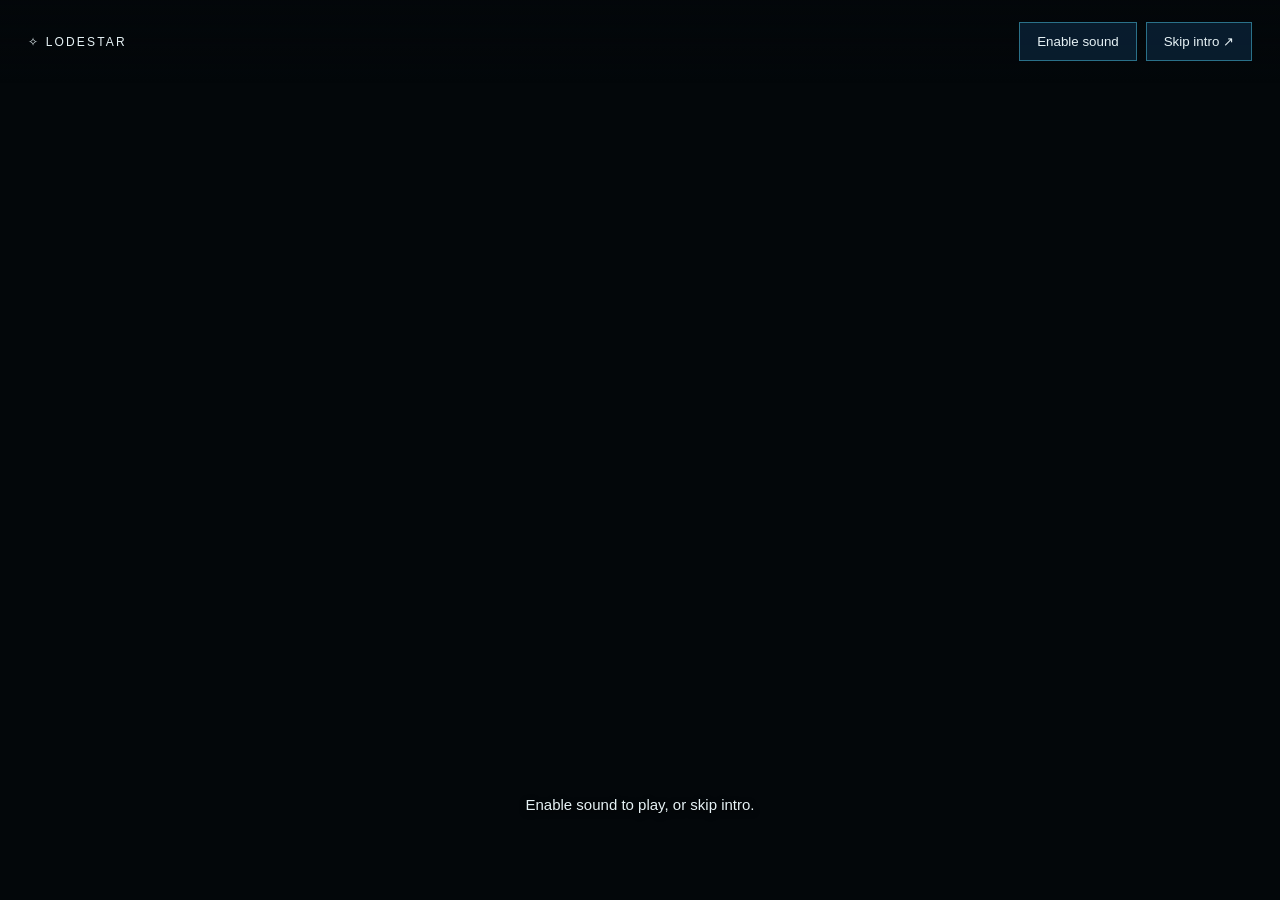
<file: prologue/index.html>
<!doctype html><html lang="en"><head><meta charset="utf-8"><meta name="viewport" content="width=device-width,initial-scale=1"><title>Lodestar · Prologue</title><link rel="stylesheet" href="flow.css"></head><body data-stage="intro">
<video id="film" muted playsinline preload="auto" aria-label="Lodestar cinematic"></video>
<iframe id="tutorial" title="Water-world training" allow="autoplay; fullscreen" aria-hidden="true"></iframe>
<header><span>✧ LODESTAR</span><div><button id="sound">Enable sound</button><button id="skip">Skip intro ↗</button></div></header>
<div id="veil"></div><div id="mediaNotice"><p id="status" role="status" hidden></p><button id="continue" hidden>Continue to mission</button></div>
<section id="checkpoint" hidden><small>PROLOGUE COMPLETE / INTEGRATION CHECKPOINT</small><h1>Ready for the mission.</h1><p>The opening, training and approved exit film have finished. Connect Claude’s Chapter 2 ship entry using <code>flow-config.json</code> or the completion event.</p><p>This checkpoint is a handoff aid, not another story chapter.</p><button onclick="location.reload()">Replay prologue</button></section>
<script type="module" src="flow.mjs?v=8"></script></body></html>
</file>
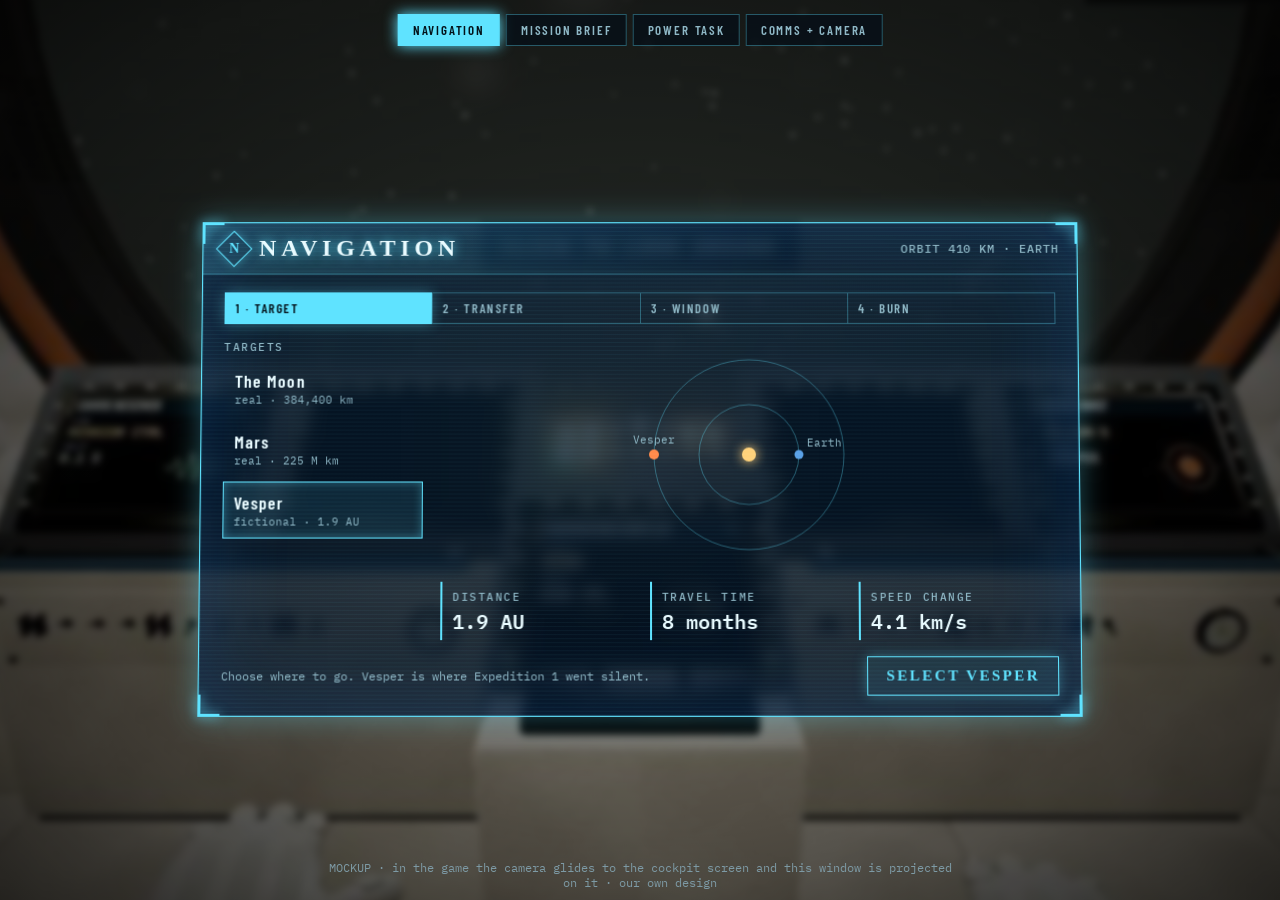
<file: mockups/screens_v3.html>
<!doctype html>
<html lang="en"><head><meta charset="utf-8"><meta name="viewport" content="width=device-width,initial-scale=1">
<title>Lodestar screens v3 (mockup)</title>
<link rel="stylesheet" href="https://fonts.googleapis.com/css2?family=Barlow+Condensed:wght@500;600;700&family=IBM+Plex+Mono:wght@400;500;600&family=IBM+Plex+Sans:wght@400;500;600&display=swap">
<style>
/* "system window" look: a projected holographic panel. Our own design (owner asked for a game-system-window feel). */
:root{--holo:#5fe3ff;--holo2:#2a8cff;--holoDim:rgba(95,227,255,.35);--ink:#e9fbff;--mute:#8fb8c6;--warn:#ffb347;--bad:#ff5a6a;--ok:#6dffb0;
  --glass:rgba(6,22,40,.72);--glass2:rgba(10,40,70,.55)}
*{box-sizing:border-box}
html,body{margin:0;height:100%;background:#03070b;color:var(--ink);font-family:'IBM Plex Sans',sans-serif;overflow:hidden}
#bg{position:fixed;inset:0;background:url(cockpit_bg.jpg) center/cover;filter:blur(3px) brightness(.55) saturate(.8);transform:scale(1.25);transform-origin:50% 62%}
#vign{position:fixed;inset:0;background:radial-gradient(ellipse at 50% 55%,transparent 30%,rgba(0,0,0,.65) 100%)}
.tabs{position:fixed;top:14px;left:50%;transform:translateX(-50%);display:flex;gap:6px;z-index:5}
.tabs button{font:600 13px 'Barlow Condensed';letter-spacing:.14em;color:var(--mute);background:rgba(4,14,24,.7);border:1px solid var(--holoDim);padding:7px 14px;cursor:pointer}
.tabs button.on{color:#03121a;background:var(--holo);box-shadow:0 0 14px var(--holo)}
.note{position:fixed;bottom:10px;left:50%;transform:translateX(-50%);font:12px 'IBM Plex Mono';color:#7d9aa5;z-index:5;text-align:center}

/* the window */
.sys{position:fixed;left:50%;top:52%;width:min(880px,92vw);transform:translate(-50%,-50%) perspective(1400px) rotateX(2deg);
  background:linear-gradient(180deg,var(--glass2),var(--glass));border:1px solid var(--holo);
  box-shadow:0 0 0 1px rgba(95,227,255,.15) inset,0 0 28px rgba(95,227,255,.35),0 0 90px rgba(42,140,255,.18) inset;
  padding:0;backdrop-filter:blur(6px);animation:open .5s cubic-bezier(.2,.9,.3,1) both;display:none}
.sys.on{display:block}
@keyframes open{0%{opacity:0;clip-path:inset(49% 0 49% 0)}60%{opacity:1;clip-path:inset(0 0 0 0)}100%{opacity:1}}
.sys::before{content:"";position:absolute;inset:0;pointer-events:none;background:repeating-linear-gradient(0deg,rgba(95,227,255,.05) 0 1px,transparent 1px 4px);mix-blend-mode:screen}
.sys::after{content:"";position:absolute;inset:-1px;pointer-events:none;
  background:linear-gradient(var(--holo),var(--holo)) top left/22px 3px,linear-gradient(var(--holo),var(--holo)) top left/3px 22px,
  linear-gradient(var(--holo),var(--holo)) top right/22px 3px,linear-gradient(var(--holo),var(--holo)) top right/3px 22px,
  linear-gradient(var(--holo),var(--holo)) bottom left/22px 3px,linear-gradient(var(--holo),var(--holo)) bottom left/3px 22px,
  linear-gradient(var(--holo),var(--holo)) bottom right/22px 3px,linear-gradient(var(--holo),var(--holo)) bottom right/3px 22px;background-repeat:no-repeat;filter:drop-shadow(0 0 6px var(--holo))}
.hd{display:flex;align-items:center;gap:12px;padding:12px 18px;border-bottom:1px solid var(--holoDim);background:linear-gradient(90deg,rgba(95,227,255,.16),transparent 70%)}
.hd .ic{width:26px;height:26px;border:1.5px solid var(--holo);display:grid;place-items:center;font:700 14px 'Barlow Condensed';color:var(--holo);box-shadow:0 0 10px var(--holoDim);transform:rotate(45deg)}
.hd .ic b{transform:rotate(-45deg)}
.hd h2{margin:0;font:700 24px 'Barlow Condensed';letter-spacing:.2em;text-shadow:0 0 12px var(--holo)}
.hd .sub{margin-left:auto;font:500 12px 'IBM Plex Mono';color:var(--mute);letter-spacing:.08em}
.bd{padding:18px 22px 20px}
.k{font:500 11px 'IBM Plex Mono';letter-spacing:.14em;color:var(--mute);text-transform:uppercase}
.glow{color:var(--holo);text-shadow:0 0 10px var(--holo)}
.btn{font:700 15px 'Barlow Condensed';letter-spacing:.16em;color:var(--holo);background:rgba(95,227,255,.08);border:1px solid var(--holo);padding:10px 18px;cursor:pointer;box-shadow:0 0 12px var(--holoDim)}
.btn:hover{background:rgba(95,227,255,.2)}.btn[disabled]{opacity:.35;cursor:default;box-shadow:none}
.btn.warn{color:var(--warn);border-color:var(--warn)}
.foot{display:flex;justify-content:space-between;align-items:center;margin-top:16px;gap:12px}
.hint{font:12px 'IBM Plex Mono';color:var(--mute)}

/* nav */
.steps{display:flex;gap:0;margin-bottom:16px}
.steps div{flex:1;font:600 13px 'Barlow Condensed';letter-spacing:.12em;color:var(--mute);padding:7px 10px;border:1px solid var(--holoDim);border-right:none;position:relative}
.steps div:last-child{border-right:1px solid var(--holoDim)}
.steps div.on{color:#03121a;background:var(--holo);box-shadow:0 0 14px var(--holoDim)}
.steps div.done{color:var(--ok)}
.navg{display:grid;grid-template-columns:200px 1fr;gap:18px}
.tg{display:block;width:100%;text-align:left;background:none;border:1px solid transparent;color:var(--ink);padding:9px 10px;cursor:pointer;margin-bottom:4px}
.tg b{font:600 18px 'Barlow Condensed';letter-spacing:.06em;display:block}.tg span{font:11px 'IBM Plex Mono';color:var(--mute)}
.tg.on{border-color:var(--holo);background:rgba(95,227,255,.1);box-shadow:0 0 10px var(--holoDim) inset}
svg text{font:11px 'IBM Plex Mono';fill:var(--mute)}
.stats{display:grid;grid-template-columns:repeat(3,1fr);gap:10px;margin-top:8px}
.stats div{border-left:2px solid var(--holo);padding:3px 10px}.stats b{display:block;font:600 20px 'IBM Plex Mono'}
.bar{height:8px;border:1px solid var(--holoDim);margin-top:6px;position:relative;overflow:hidden}.bar i{position:absolute;inset:0 auto 0 0;background:var(--holo);box-shadow:0 0 10px var(--holo)}

/* brief */
.slide{display:grid;grid-template-columns:1.1fr 1fr;gap:22px;min-height:290px}
.slide h3{margin:4px 0 10px;font:700 34px 'Barlow Condensed';letter-spacing:.06em;text-shadow:0 0 14px var(--holoDim)}
.slide p{margin:0 0 10px;font-size:15px;line-height:1.55;color:#cfe9f1}
.pic{border:1px solid var(--holoDim);background:radial-gradient(circle at 50% 50%,rgba(95,227,255,.08),transparent 70%);display:grid;place-items:center;position:relative}
.voice{display:flex;align-items:center;gap:10px;font:12px 'IBM Plex Mono';color:var(--mute)}
.wave{display:flex;gap:3px;align-items:center;height:18px}.wave i{width:3px;background:var(--holo);box-shadow:0 0 6px var(--holo);animation:w 1s infinite ease-in-out}
@keyframes w{0%,100%{height:4px}50%{height:18px}}
.dots{display:flex;gap:6px}.dots i{width:22px;height:4px;background:var(--holoDim)}.dots i.on{background:var(--holo);box-shadow:0 0 8px var(--holo)}

/* power task */
.pw{display:grid;grid-template-columns:1fr 210px;gap:20px}
.board{position:relative;height:320px;border:1px solid var(--holoDim);background:rgba(0,10,20,.35)}
.board svg{position:absolute;inset:0;width:100%;height:100%;pointer-events:none}
.term{position:absolute;width:150px;display:flex;align-items:center;gap:8px;font:600 15px 'Barlow Condensed';letter-spacing:.06em;user-select:none}
.term.l{left:12px}.term.r{right:12px;flex-direction:row-reverse;text-align:right}
.plug{width:22px;height:22px;border:2px solid currentColor;border-radius:50%;cursor:grab;box-shadow:0 0 10px currentColor;background:rgba(0,0,0,.4);flex:none}
.term small{display:block;font:11px 'IBM Plex Mono';color:var(--mute);letter-spacing:0}
.meter{border:1px solid var(--holoDim);padding:12px}
.big{font:600 34px 'IBM Plex Mono';margin:4px 0}
.vbar{height:180px;width:38px;border:1px solid var(--holoDim);position:relative;margin:8px auto}
.vbar i{position:absolute;left:2px;right:2px;bottom:2px;background:var(--ok);box-shadow:0 0 12px var(--ok);transition:height .25s,background .25s}
.vbar .lim{position:absolute;left:-8px;right:-8px;border-top:2px dashed var(--warn)}
.lever{margin-top:12px;width:100%}
.msg{min-height:20px;font:13px 'IBM Plex Mono';margin-top:10px}
.spark{animation:sp .4s}@keyframes sp{0%,100%{filter:none}30%{filter:brightness(2.5) hue-rotate(-40deg)}}

/* comms + camera */
.cc{display:grid;grid-template-columns:1fr 1fr;gap:18px}
.log div{padding:8px 0;border-bottom:1px solid rgba(95,227,255,.12);font-size:14px;color:#cfe9f1}
.log b{font:600 12px 'IBM Plex Mono';color:var(--holo);margin-right:8px}
.frag{margin-top:10px;font:13px 'IBM Plex Mono';color:var(--warn);text-shadow:0 0 8px rgba(255,179,71,.5)}
.cam{position:relative;height:250px;border:1px solid var(--holoDim);overflow:hidden;background:#000}
.cam canvas{width:100%;height:100%;display:block}
.cam .os{position:absolute;inset:8px;font:11px 'IBM Plex Mono';color:var(--holo);display:flex;flex-direction:column;justify-content:space-between;pointer-events:none}
@media (max-width:700px){.navg,.slide,.pw,.cc{grid-template-columns:1fr}.board{height:300px}}
</style></head><body>
<div id="bg"></div><div id="vign"></div>
<div class="tabs"><button data-t="nav" class="on">NAVIGATION</button><button data-t="brief">MISSION BRIEF</button><button data-t="power">POWER TASK</button><button data-t="cc">COMMS + CAMERA</button></div>

<!-- NAVIGATION: step-by-step burn -->
<section class="sys on" id="nav"><div class="hd"><div class="ic"><b>N</b></div><h2>NAVIGATION</h2><span class="sub">ORBIT 410 KM · EARTH</span></div>
<div class="bd">
  <div class="steps" id="nsteps"><div>1 · TARGET</div><div>2 · TRANSFER</div><div>3 · WINDOW</div><div>4 · BURN</div></div>
  <div class="navg">
    <div id="tlist"></div>
    <div><svg id="orb" viewBox="-170 -115 340 230" width="100%" height="230"></svg>
      <div class="stats" id="nstats"></div></div>
  </div>
  <div class="foot"><span class="hint" id="nhint"></span><button class="btn" id="nbtn"></button></div>
</div></section>

<!-- MISSION BRIEF: voiced slides -->
<section class="sys" id="brief"><div class="hd"><div class="ic"><b>!</b></div><h2>MISSION BRIEF</h2><span class="sub">MISSION CONTROL · VOICE</span></div>
<div class="bd"><div class="slide" id="slide"></div>
  <div class="foot"><div class="voice"><div class="wave"><i style="animation-delay:0s"></i><i style="animation-delay:.15s"></i><i style="animation-delay:.3s"></i><i style="animation-delay:.45s"></i><i style="animation-delay:.6s"></i></div>MISSION CONTROL IS SPEAKING</div>
  <div class="dots" id="dots"></div><div><button class="btn" id="prev">BACK</button> <button class="btn" id="next">NEXT</button></div></div></div></section>

<!-- POWER TASK: hands-on routing -->
<section class="sys" id="power"><div class="hd"><div class="ic"><b>⚡</b></div><h2>POWER ROUTING</h2><span class="sub">SYSTEMS CORRIDOR · MAIN BUS</span></div>
<div class="bd"><div class="pw">
  <div class="board" id="board"><svg id="wires"></svg></div>
  <div class="meter"><div class="k">Load on battery</div><div class="big"><span id="kw">0.0</span><span style="font-size:16px"> / 7.5 KW</span></div>
    <div class="vbar"><div class="lim" style="bottom:calc(7.5/10*100%)"></div><i id="vb" style="height:0"></i></div>
    <button class="btn lever" id="brk" disabled>HOLD TO CLOSE BREAKER</button><div class="bar" style="margin-top:8px"><i id="hold" style="width:0"></i></div></div>
</div><div class="msg" id="pmsg">Drag a cable from each bus output to the system it should power. Watch the load.</div></div></section>

<!-- COMMS + OUTSIDE CAMERA -->
<section class="sys" id="cc"><div class="hd"><div class="ic"><b>≈</b></div><h2>COMMS · CAMERA</h2><span class="sub">LINK DELAY 0.1 S</span></div>
<div class="bd"><div class="cc">
  <div><div class="k">Radio log</div><div class="log">
    <div><b>MISSION CONTROL</b>Lodestar, we read you. Welcome aboard.</div>
    <div><b>MISSION CONTROL</b>Power looks good from here. Report to the cockpit.</div>
    <div><b>LODESTAR</b>Mission bus restored. All rooms powered.</div></div>
    <div class="frag">▲ UNKNOWN SIGNAL · FRAGMENT 1 / 8 · "…ves…r orbit… one of u…"</div></div>
  <div><div class="k">Outside camera · aft array</div><div class="cam"><canvas id="camc" width="420" height="250"></canvas>
    <div class="os"><span>CAM 2 · ARRAY B · LIVE</span><span>SUN ANGLE 34° · OUTPUT 9.6 KW</span></div></div></div>
</div></div></section>

<div class="note">MOCKUP · in the game the camera glides to the cockpit screen and this window is projected on it · our own design</div>
<script>
const $=id=>document.getElementById(id);
document.querySelectorAll('.tabs button').forEach(b=>b.onclick=()=>{document.querySelectorAll('.tabs button').forEach(x=>x.classList.toggle('on',x===b));
  document.querySelectorAll('.sys').forEach(s=>{s.classList.remove('on');void s.offsetWidth;s.classList.toggle('on',s.id===b.dataset.t)});});

/* ---- NAV */
const T={moon:{n:'The Moon',k:'real',r:1.25,d:'384,400 km',t:'3 days',dv:'3.1 km/s',w:'every day'},mars:{n:'Mars',k:'real',r:1.52,d:'225 M km',t:'8.5 months',dv:'3.6 km/s',w:'every 26 months'},vesper:{n:'Vesper',k:'fictional',r:1.9,d:'1.9 AU',t:'8 months',dv:'4.1 km/s',w:'opens in 00:42'}};
let N={sel:'vesper',step:0,win:42,burn:0};
function orb(){const D=T[N.sel],R0=50,R1=50*D.r,a=(R0+R1)/2,b=Math.sqrt(R0*R1);let s=`<circle r="7" fill="#ffd27a" style="filter:drop-shadow(0 0 6px #ffd27a)"/><circle r="${R0}" fill="none" stroke="rgba(95,227,255,.35)"/>`;
 if(N.sel!=='moon')s+=`<circle r="${R1}" fill="none" stroke="rgba(95,227,255,.35)"/>`;
 if(N.step>=1&&N.sel!=='moon'){const full=`M ${R0} 0 A ${a} ${b} 0 0 1 ${-R1} 0`;s+=`<path d="${full}" fill="none" stroke="#ffb347" stroke-dasharray="5 5"/>`;
   if(N.step>=3)s+=`<path d="${full}" fill="none" stroke="#5fe3ff" stroke-width="2.5" pathLength="1" stroke-dasharray="${N.burn} 1" style="filter:drop-shadow(0 0 5px #5fe3ff)"/>`;}
 s+=N.sel==='moon'?`<circle cx="${R0}" r="16" fill="none" stroke="rgba(95,227,255,.35)"/><circle cx="${R0+16}" r="3" fill="#ddd"/>`:`<circle cx="${-R1}" r="5" fill="#ff8a4a"/><text x="${-R1}" y="-11" text-anchor="middle">${D.n}</text>`;
 s+=`<circle cx="${R0}" r="4.5" fill="#5aa0e6"/><text x="${R0+8}" y="-8">Earth</text>`;$('orb').innerHTML=s;}
function nav(){const D=T[N.sel];$('nsteps').querySelectorAll('div').forEach((d,i)=>d.className=i<N.step?'done':i===N.step?'on':'');
 $('tlist').innerHTML='<div class="k" style="margin-bottom:6px">Targets</div>'+Object.entries(T).map(([k,v])=>`<button class="tg${k===N.sel?' on':''}" data-k="${k}"><b>${v.n}</b><span>${v.k} · ${v.d}</span></button>`).join('');
 $('tlist').querySelectorAll('.tg').forEach(b=>b.onclick=()=>{if(N.step>1)return;N.sel=b.dataset.k;N.step=0;nav();});
 const st=[[`Distance`,D.d],[`Travel time`,D.t],[`Speed change`,D.dv]];if(N.step>=2)st[2]=['Window',N.win>0?`T-${N.win}s`:'OPEN'];
 $('nstats').innerHTML=st.map(([k,v])=>`<div><span class="k">${k}</span><b class="${k==='Window'&&N.win<=0?'glow':''}">${v}</b></div>`).join('');
 const H=['Choose where to go. Vesper is where Expedition 1 went silent.','A Hohmann transfer: one burn stretches your orbit out to touch the target\'s orbit.',`The planets must line up first. Window ${D.w}.`,'Hold the burn until the stretched orbit reaches the target.'][N.step];
 $('nhint').textContent=H;const btn=$('nbtn');btn.disabled=false;
 btn.textContent=['SELECT '+D.n.toUpperCase(),'PLOT TRANSFER','WAIT FOR WINDOW','BURN'][N.step];if(N.step===2&&N.win>0)btn.disabled=true;if(N.step===3&&N.burn>=1)btn.textContent='COURSE SET ✓';orb();}
$('nbtn').onclick=()=>{if(N.step<2){N.step++;if(N.step===2){const t=setInterval(()=>{N.win-=6;if(N.win<=0){N.win=0;clearInterval(t);N.step=3;}nav();},120);}}
 else if(N.step===3&&N.burn<1){const t=setInterval(()=>{N.burn=Math.min(1,N.burn+.04);nav();if(N.burn>=1)clearInterval(t);},40);}nav();};
nav();

/* ---- BRIEF */
const S=[{h:'Your mission',p:['Fly the Lodestar to Vesper and bring back helium-3: a clean fuel for fusion power on Earth.','It is found in titanium-rich ground, which is what we will survey from orbit.'],g:'planet'},
 {h:'Expedition 1',p:['Four crew went before you. They reached Vesper orbit, and then their signal stopped.','Their records are on the crew laptops. Read them as you go.'],g:'crew'},
 {h:'The route',p:['About eight months on a transfer orbit. The radio delay grows the farther you travel.','You will keep the ship alive the whole way: air, water, power and heat.'],g:'route'},
 {h:'Your role',p:['You are the only crew aboard. We are with you by radio, but out here you decide.','First job: set the course from the navigation screen.'],g:'you'}];
let si=0;function gfx(g){if(g==='planet')return`<svg viewBox="-100 -80 200 160" width="100%" height="230"><circle r="52" fill="#b5532b" opacity=".85"/><path d="M-50 -10 Q0 -30 50 -6" stroke="#d98a5b" stroke-width="6" fill="none"/><path d="M-46 22 Q0 6 48 24" stroke="#8a3d22" stroke-width="5" fill="none"/><circle r="70" fill="none" stroke="#5fe3ff" stroke-dasharray="3 6"/><circle cx="70" r="4" fill="#5fe3ff"/></svg>`;
 if(g==='crew')return`<svg viewBox="0 0 220 175" width="100%" height="230">${[0,1,2,3].map(i=>`<g transform="translate(${30+i*53} 50)"><circle r="16" fill="none" stroke="#5fe3ff"/><path d="M-22 58 Q-22 26 0 26 Q22 26 22 58" fill="none" stroke="#5fe3ff"/><text y="${i%2?92:78}" text-anchor="middle" style="font-size:9px">${['MENSAH','REYES','CASTELLANOS','PARK'][i]}</text></g>`).join('')}<text x="110" y="168" text-anchor="middle" fill="#ffb347">STATUS: NO SIGNAL</text></svg>`;
 if(g==='route')return`<svg viewBox="-110 -80 220 160" width="100%" height="230"><circle r="6" fill="#ffd27a"/><circle r="40" fill="none" stroke="rgba(95,227,255,.35)"/><circle r="76" fill="none" stroke="rgba(95,227,255,.35)"/><path d="M40 0 A58 55 0 0 1 -76 0" fill="none" stroke="#5fe3ff" stroke-width="2"/><circle cx="40" r="4" fill="#5aa0e6"/><circle cx="-76" r="5" fill="#ff8a4a"/><text x="-76" y="-10" text-anchor="middle">Vesper</text><text x="46" y="-6">Earth</text></svg>`;
 return`<svg viewBox="0 0 200 160" width="100%" height="230"><rect x="40" y="30" width="120" height="90" fill="none" stroke="#5fe3ff"/><circle cx="100" cy="68" r="16" fill="none" stroke="#5fe3ff"/><path d="M76 120 Q76 94 100 94 Q124 94 124 120" fill="none" stroke="#5fe3ff"/><text x="100" y="145" text-anchor="middle">CREW: 1 · YOU</text></svg>`;}
function brief(){const s=S[si];$('slide').innerHTML=`<div><div class="k">Slide ${si+1} of ${S.length}</div><h3>${s.h}</h3>${s.p.map(x=>`<p>${x}</p>`).join('')}</div><div class="pic">${gfx(s.g)}</div>`;
 $('dots').innerHTML=S.map((_,i)=>`<i class="${i===si?'on':''}"></i>`).join('');$('prev').disabled=si===0;$('next').textContent=si===S.length-1?'DONE':'NEXT';}
$('prev').onclick=()=>{si=Math.max(0,si-1);brief()};$('next').onclick=()=>{si=Math.min(S.length-1,si+1);brief()};brief();

/* ---- POWER TASK: drag cables from bus outputs to loads; science overloads */
const OUT=[{id:'a',c:'#ff5a6a'},{id:'b',c:'#ffd24a'},{id:'c',c:'#5fe3ff'},{id:'d',c:'#b78cff'}];
const LOAD=[{id:'life',n:'Life support',kw:3.1,c:'#ff5a6a',ess:1},{id:'sci',n:'Science payload',kw:2.4,c:'#7d8b90'},{id:'avion',n:'Avionics + comms',kw:1.8,c:'#5fe3ff'},{id:'prop',n:'Propulsion',kw:.8,c:'#b78cff'},{id:'light',n:'Lighting',kw:1.2,c:'#ffd24a'}];
const link={};let drag=null;const board=$('board');
OUT.forEach((o,i)=>{const d=document.createElement('div');d.className='term l';d.style.top=(30+i*70)+'px';d.innerHTML=`<div class="plug" style="color:${o.c}" data-o="${o.id}"></div><div>BUS ${o.id.toUpperCase()}<small>output</small></div>`;board.appendChild(d);});
LOAD.forEach((l,i)=>{const d=document.createElement('div');d.className='term r';d.style.top=(16+i*60)+'px';d.innerHTML=`<div class="plug" style="color:${l.c}" data-l="${l.id}"></div><div>${l.n}<small>${l.kw.toFixed(1)} kW${l.ess?' · essential':''}</small></div>`;board.appendChild(d);});
const ctr=el=>{const r=el.getBoundingClientRect(),b=board.getBoundingClientRect();return[r.left+r.width/2-b.left,r.top+r.height/2-b.top];};
const cable=(p,q,c)=>{const mx=(p[0]+q[0])/2;return`<path d="M${p[0]} ${p[1]} C${mx} ${p[1]+30},${mx} ${q[1]+30},${q[0]} ${q[1]}" stroke="${c}" stroke-width="5" fill="none" stroke-linecap="round" style="filter:drop-shadow(0 0 5px ${c})"/>`;};
function draw(mouse){let s='';for(const[o,l]of Object.entries(link)){const O=OUT.find(x=>x.id===o);s+=cable(ctr(board.querySelector(`[data-o="${o}"]`)),ctr(board.querySelector(`[data-l="${l}"]`)),O.c);}
 if(drag&&mouse)s+=cable(ctr(board.querySelector(`[data-o="${drag}"]`)),mouse,OUT.find(x=>x.id===drag).c);$('wires').innerHTML=s;
 const kw=Object.values(link).reduce((a,l)=>a+LOAD.find(x=>x.id===l).kw,0);$('kw').textContent=kw.toFixed(1);
 $('vb').style.height=Math.min(100,kw/10*100)+'%';$('vb').style.background=$('vb').style.boxShadow=kw>7.5?'var(--bad)':'var(--ok)';$('vb').style.boxShadow='0 0 12px '+(kw>7.5?'var(--bad)':'var(--ok)');
 const need=['life','avion','light','prop'],ok=need.every(n=>Object.values(link).includes(n))&&kw<=7.5;$('brk').disabled=!ok;return kw;}
board.addEventListener('pointerdown',e=>{const o=e.target.dataset.o;if(!o)return;drag=o;delete link[o];try{board.setPointerCapture(e.pointerId)}catch(_){}draw();});
board.addEventListener('pointermove',e=>{if(!drag)return;const b=board.getBoundingClientRect();draw([e.clientX-b.left,e.clientY-b.top]);});
board.addEventListener('pointerup',e=>{if(!drag)return;const el=document.elementFromPoint(e.clientX,e.clientY),l=el&&el.dataset.l;
 if(l){for(const k in link)if(link[k]===l)delete link[k];link[drag]=l;const kw=draw();
  if(kw>7.5){$('power').classList.remove('spark');void $('power').offsetWidth;$('power').classList.add('spark');$('pmsg').innerHTML=`<span style="color:var(--bad)">OVERLOAD: ${kw.toFixed(1)} kW is more than the 7.5 kW the battery can give. Unplug something non-essential.</span>`;}
  else $('pmsg').textContent=$('brk').disabled?'Good. Keep connecting: life support, avionics, lighting and propulsion all need power.':'All essential systems connected within the limit. Hold the breaker to close it.';}
 drag=null;draw();});
let ht=null,hv=0;const hold=on=>{clearInterval(ht);if(on&&!$('brk').disabled)ht=setInterval(()=>{hv=Math.min(1,hv+.03);$('hold').style.width=hv*100+'%';if(hv>=1){clearInterval(ht);$('pmsg').innerHTML='<span class="glow">MAIN BUS CLOSED · POWER RESTORED · rooms light up from here outward</span>';$('brk').textContent='BREAKER CLOSED ✓';$('brk').disabled=true;}},30);else if(hv<1){hv=0;$('hold').style.width='0';}};
$('brk').onpointerdown=()=>hold(1);$('brk').onpointerup=$('brk').onpointerleave=()=>hold(0);
addEventListener('resize',()=>draw());

/* ---- outside camera: simple procedural feed (solar array + stars) */
const cv=$('camc'),g=cv.getContext('2d');const stars=[...Array(90)].map(()=>[Math.random()*420,Math.random()*250,Math.random()]);let t=0;
(function cam(){t+=.004;g.fillStyle='#01040a';g.fillRect(0,0,420,250);stars.forEach(([x,y,b])=>{g.fillStyle=`rgba(220,240,255,${.3+b*.6})`;g.fillRect((x+t*30)%420,y,1.4,1.4);});
 g.save();g.translate(210,140);g.rotate(Math.sin(t)*.05);g.fillStyle='#8a8f92';g.fillRect(-200,-4,400,8);
 for(let i=-4;i<4;i++){g.fillStyle='#1b2c55';g.fillRect(i*48+4,-60,44,52);g.fillRect(i*48+4,8,44,52);g.strokeStyle='rgba(140,170,220,.35)';for(let k=0;k<4;k++){g.strokeRect(i*48+4,-60+k*13,44,13);g.strokeRect(i*48+4,8+k*13,44,13);}}
 g.restore();g.fillStyle='rgba(255,255,255,.04)';for(let y=0;y<250;y+=3)g.fillRect(0,y,420,1);requestAnimationFrame(cam);})();
</script></body></html>
</file>
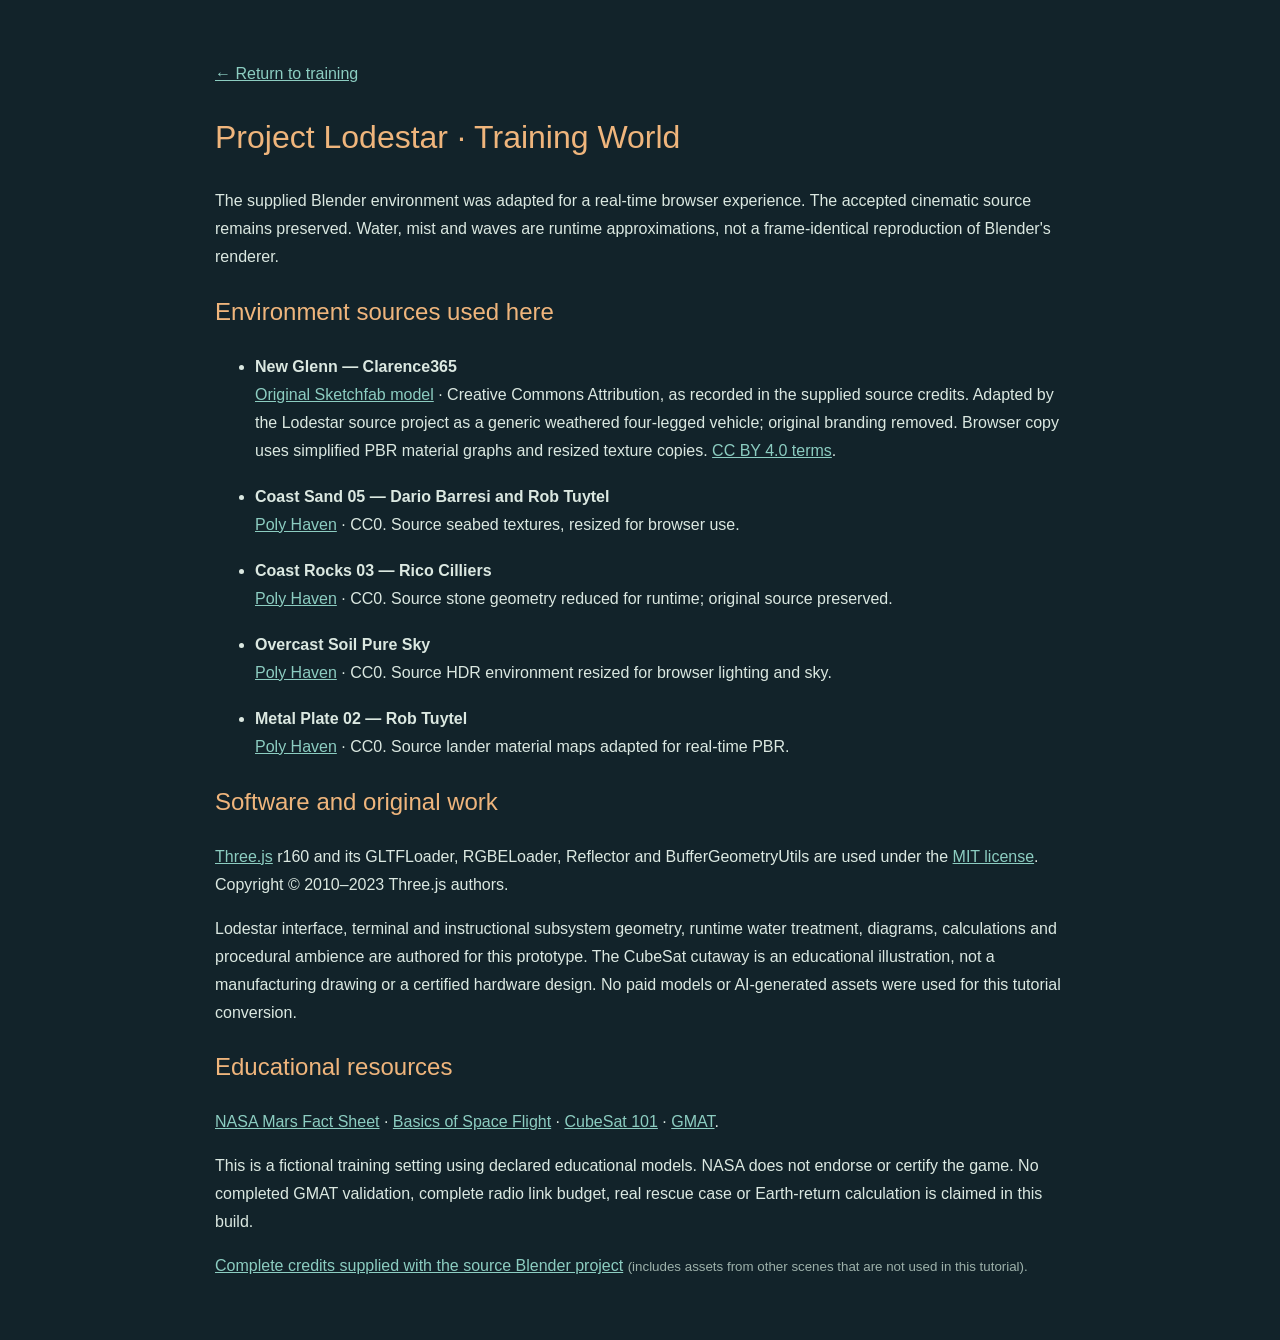
<file: prologue/credits.html>
<!doctype html><html lang="en"><meta charset="utf-8"><meta name="viewport" content="width=device-width,initial-scale=1"><title>Lodestar · Credits</title><style>body{background:#12232a;color:#dbe8e1;font:16px/1.75 'Segoe UI',sans-serif;max-width:850px;margin:60px auto;padding:0 25px}h1,h2{font-weight:400;color:#efb57c}a{color:#8ccdc1}li{margin:18px 0}small{color:#9db1aa}</style><a href="index.html">← Return to training</a><h1>Project Lodestar · Training World</h1><p>The supplied Blender environment was adapted for a real-time browser experience. The accepted cinematic source remains preserved. Water, mist and waves are runtime approximations, not a frame-identical reproduction of Blender's renderer.</p><h2>Environment sources used here</h2><ul><li><b>New Glenn — Clarence365</b><br><a href="https://sketchfab.com/3d-models/60e49f5c126841469b7e5b97517e5271">Original Sketchfab model</a> · Creative Commons Attribution, as recorded in the supplied source credits. Adapted by the Lodestar source project as a generic weathered four-legged vehicle; original branding removed. Browser copy uses simplified PBR material graphs and resized texture copies. <a href="https://creativecommons.org/licenses/by/4.0/">CC BY 4.0 terms</a>.</li><li><b>Coast Sand 05 — Dario Barresi and Rob Tuytel</b><br><a href="https://polyhaven.com/a/coast_sand_05">Poly Haven</a> · CC0. Source seabed textures, resized for browser use.</li><li><b>Coast Rocks 03 — Rico Cilliers</b><br><a href="https://polyhaven.com/a/coast_rocks_03">Poly Haven</a> · CC0. Source stone geometry reduced for runtime; original source preserved.</li><li><b>Overcast Soil Pure Sky</b><br><a href="https://polyhaven.com/a/overcast_soil_puresky">Poly Haven</a> · CC0. Source HDR environment resized for browser lighting and sky.</li><li><b>Metal Plate 02 — Rob Tuytel</b><br><a href="https://polyhaven.com/a/metal_plate_02">Poly Haven</a> · CC0. Source lander material maps adapted for real-time PBR.</li></ul><h2>Software and original work</h2><p><a href="https://threejs.org/">Three.js</a> r160 and its GLTFLoader, RGBELoader, Reflector and BufferGeometryUtils are used under the <a href="https://github.com/mrdoob/three.js/blob/r160/LICENSE">MIT license</a>. Copyright © 2010–2023 Three.js authors.</p><p>Lodestar interface, terminal and instructional subsystem geometry, runtime water treatment, diagrams, calculations and procedural ambience are authored for this prototype. The CubeSat cutaway is an educational illustration, not a manufacturing drawing or a certified hardware design. No paid models or AI-generated assets were used for this tutorial conversion.</p><h2>Educational resources</h2><p><a href="https://nssdc.gsfc.nasa.gov/planetary/factsheet/marsfact.html">NASA Mars Fact Sheet</a> · <a href="https://science.nasa.gov/learn/basics-of-space-flight/chapter4-1/">Basics of Space Flight</a> · <a href="https://science.nasa.gov/wp-content/uploads/2023/06/nasa_csli_cubesat_101_508.pdf">CubeSat 101</a> · <a href="https://software.nasa.gov/software/GSC-19468-1">GMAT</a>.</p><p>This is a fictional training setting using declared educational models. NASA does not endorse or certify the game. No completed GMAT validation, complete radio link budget, real rescue case or Earth-return calculation is claimed in this build.</p><p><a href="assets/source-credits.md">Complete credits supplied with the source Blender project</a> <small>(includes assets from other scenes that are not used in this tutorial).</small></p></html>
</file>
<file: prologue/flow.css>
*{box-sizing:border-box}html,body{margin:0;height:100%;overflow:hidden;background:#03070a;color:#e6f2f5;font:15px Arial,sans-serif}video,iframe{position:absolute;inset:0;width:100%;height:100%;border:0}video{object-fit:contain;z-index:2}iframe{opacity:0;pointer-events:none;z-index:1}header{position:fixed;inset:0 0 auto;z-index:5;display:flex;justify-content:space-between;align-items:center;padding:22px 28px;background:linear-gradient(#03070a9c,transparent);font-size:12px;letter-spacing:.18em}button{padding:11px 17px;border:1px solid #55ddff70;background:#0b2236ce;color:#e6f2f5;cursor:pointer}button:hover,button:focus-visible{border-color:#55ddff;background:#16415d}header div{display:flex;gap:9px}#veil{position:absolute;inset:0;z-index:4;background:#03070a;opacity:0;pointer-events:none;transition:opacity .7s}#mediaNotice{position:absolute;bottom:8%;width:100%;z-index:6;text-align:center;text-shadow:0 2px 6px #000}#checkpoint{position:absolute;inset:0;display:grid;place-content:center;padding:10%;z-index:3;background:radial-gradient(ellipse at 50% 20%,#12374c,#03070a 75%)}#checkpoint p{max-width:700px;line-height:1.7;color:#b9d0da}#checkpoint small{color:#55ddff;letter-spacing:.16em}#checkpoint button{justify-self:start;margin-top:15px}[hidden]{display:none!important}body[data-stage="training"] header{display:none}
</file>
